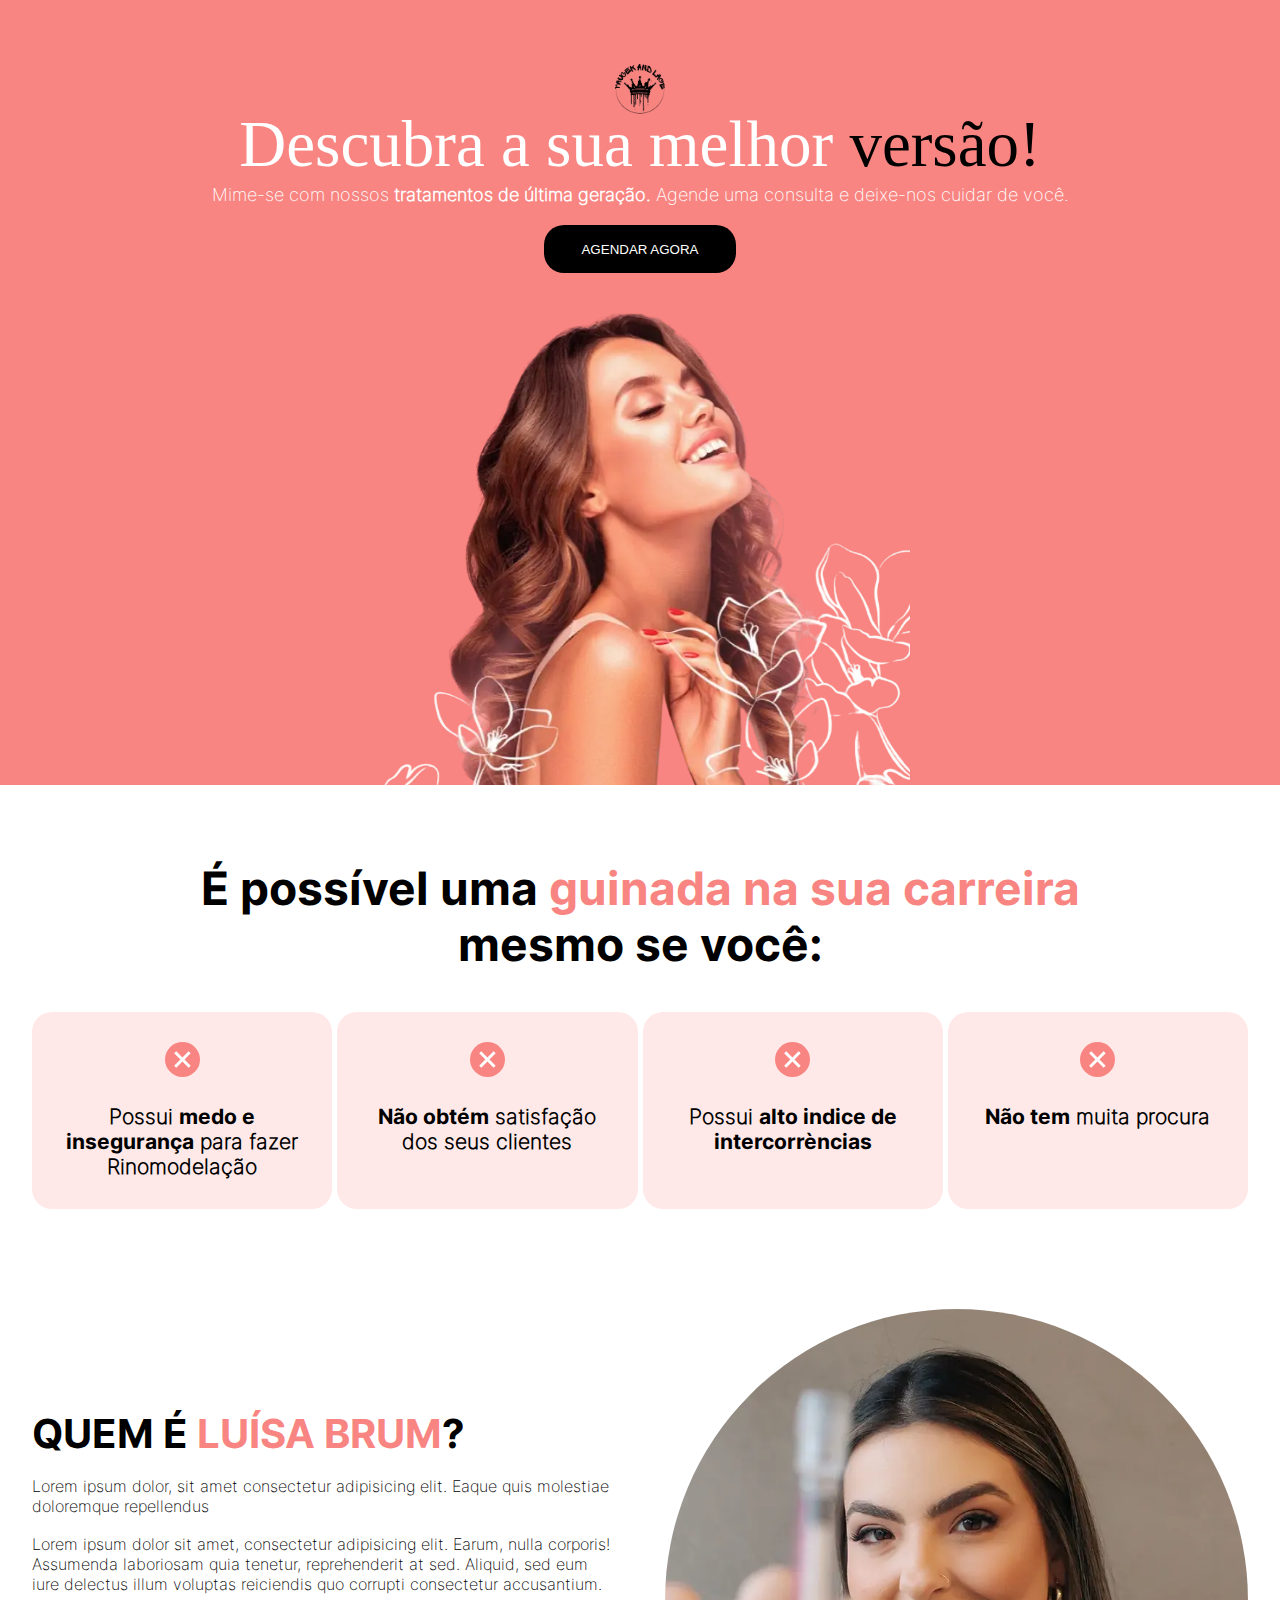
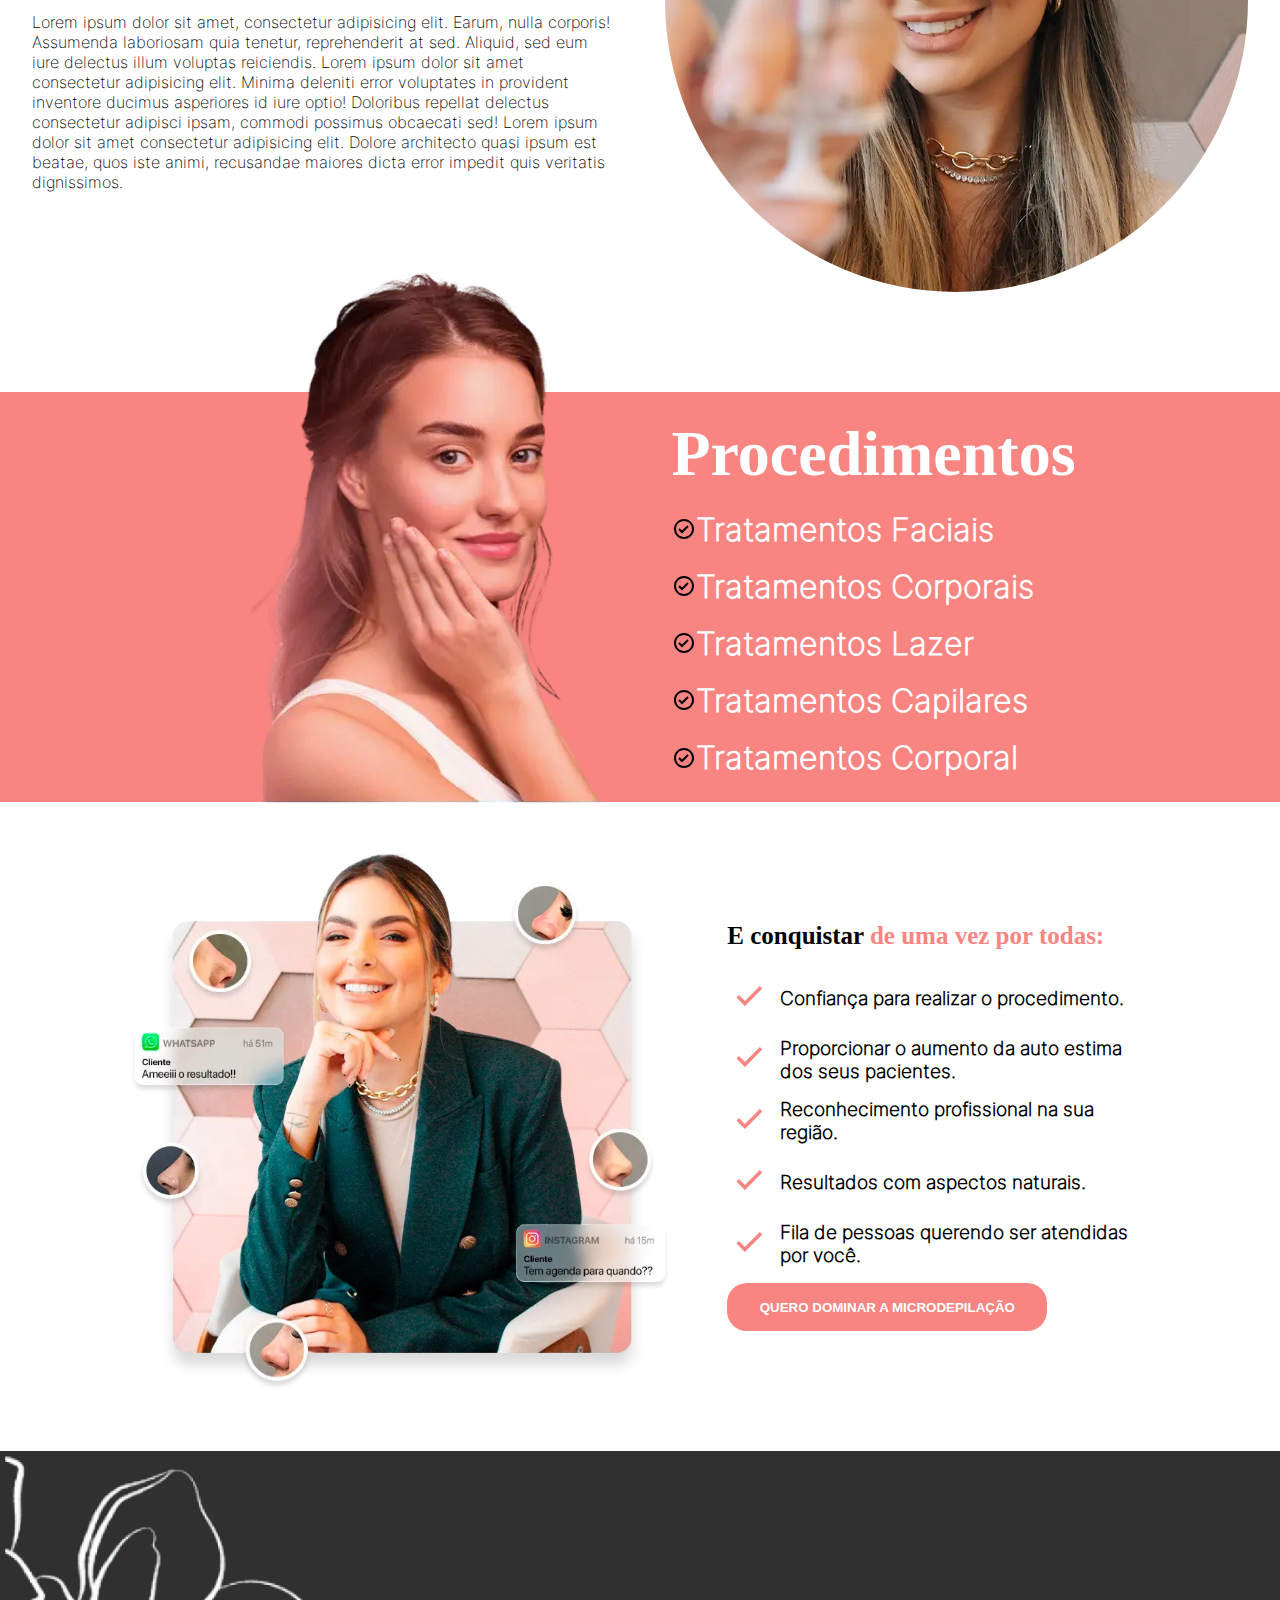
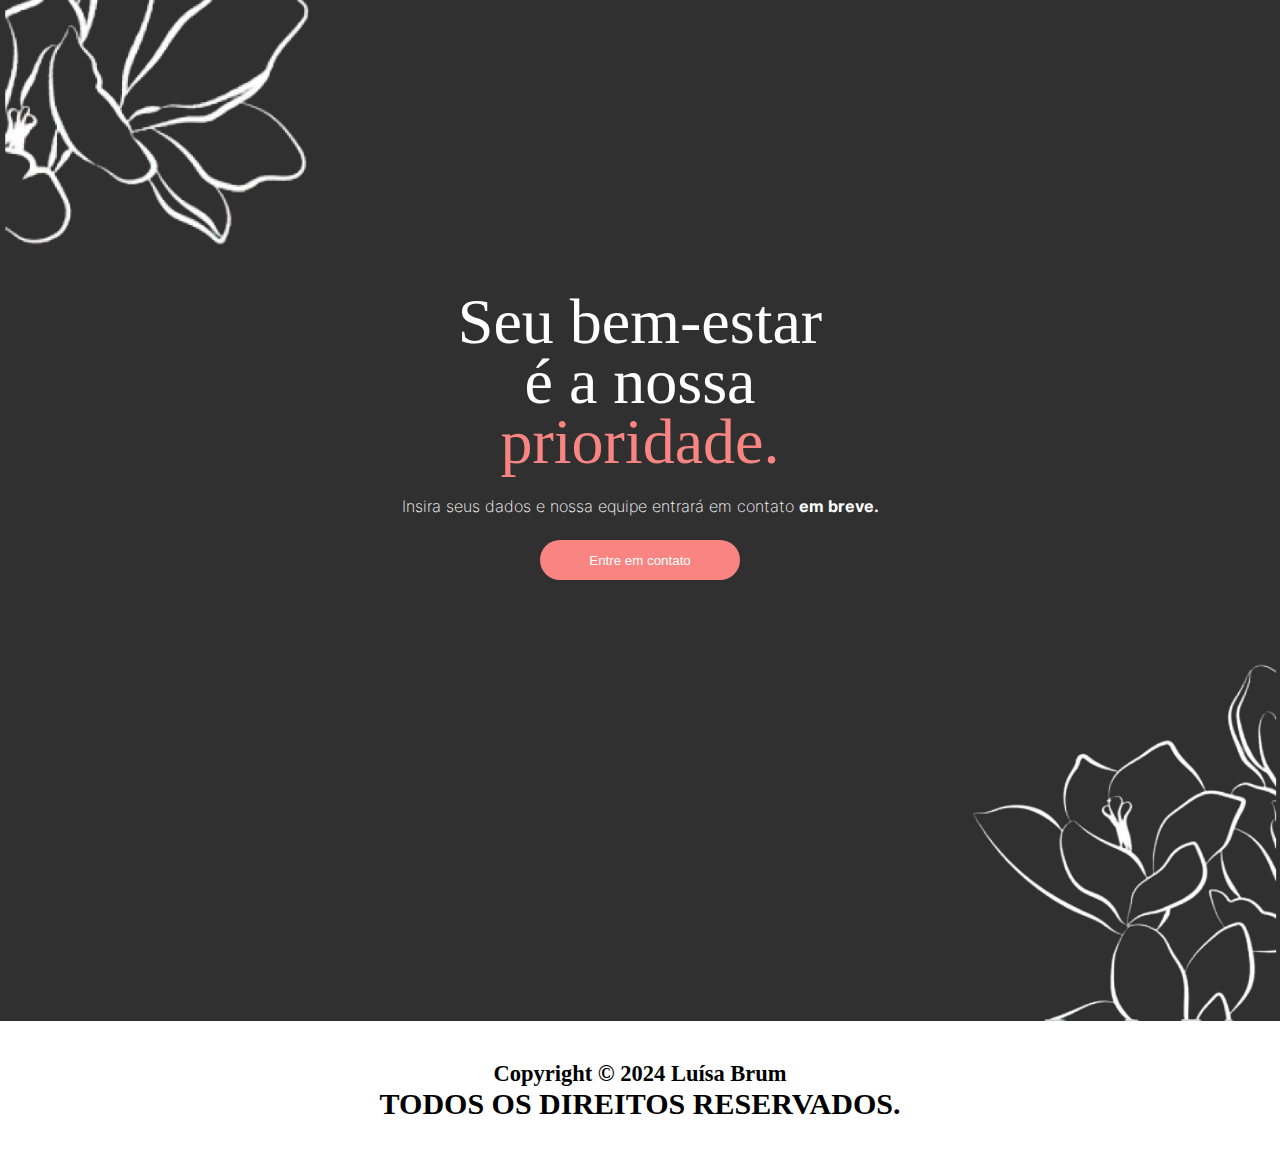
<file: index.html>
<!DOCTYPE html>
<html lang="en">

<head>
    <meta charset="UTF-8">
    <meta name="viewport" content="width=device-width, initial-scale=1.0">
    <link rel="stylesheet" href="style.css">
    <link rel="stylesheet" href="style-media.css">
    <title>Bella</title>
</head>

<body>

    <!-- --------------------------- COMEÇO SECTION 1--------------------------- -->
    <section class="main-bella">
        <div class="bella-container">
            <div class="description-bella">

                <div class="img-logo">
                    <img src="src/img/img-1.webp" alt="logo">
                </div>

                <div class="text-bella">
                    <h1>Descubra a sua melhor <span>versão!<span></h1>
                    <p>Mime-se com nossos <span>tratamentos de última geração.</span> Agende uma consulta e deixe-nos
                        cuidar
                        de você.</p>
                </div>

                <div class="btn-bella">
                    <button>AGENDAR AGORA</button>
                </div>
            </div>

            <div class="img-bella">
                <img src="src/img/img-2.webp" alt="cliente" class="img-fluid">
            </div>
        </div>
    </section>
    <!-- --------------------------- FINAL SECTION 1---------------------------- -->





    <!-- --------------------------- COMEÇO SECTION 2--------------------------- -->
    <section class="career-section">

        <div class="career-title">
            <h1>É possível uma <span>guinada na sua carreira</span> mesmo se você:</h1>
        </div>

    </section>
    <!-- --------------------------- FINAL SECTION 2---------------------------- -->





    <!-- --------------------------- COMEÇO SECTION 3--------------------------- -->
    <section class="grid-section">

        <div class="grid-container">

            <div class="grid-card">
                <div class="grid-info">
                    <h1><svg xmlns="http://www.w3.org/2000/svg" width="35" height="35" viewBox="0 0 24 24"
                            style="fill: rgba(255, 255, 255, 1) ;transform:msFilter">
                            <path
                                d="m16.192 6.344-4.243 4.242-4.242-4.242-1.414 1.414L10.535 12l-4.242 4.242 1.414 1.414 4.242-4.242 4.243 4.242 1.414-1.414L13.364 12l4.242-4.242z">
                            </path>
                        </svg></h1>
                    <h2>Possui <strong>medo e insegurança</strong> para fazer Rinomodelação</h2>
                </div>
            </div>

            <div class="grid-card">
                <div class="grid-info">
                    <h1 class="x"><svg xmlns="http://www.w3.org/2000/svg" width="35" height="35" viewBox="0 0 24 24"
                            style="fill: rgba(255, 255, 255, 1) ;transform:msFilter">
                            <path
                                d="m16.192 6.344-4.243 4.242-4.242-4.242-1.414 1.414L10.535 12l-4.242 4.242 1.414 1.414 4.242-4.242 4.243 4.242 1.414-1.414L13.364 12l4.242-4.242z">
                            </path>
                        </svg></h1>
                    <h2><strong>Não obtém</strong> satisfação dos seus clientes</h2>
                </div>
            </div>

            <div class="grid-card">
                <div class="grid-info">
                    <h1 class="x"><svg xmlns="http://www.w3.org/2000/svg" width="35" height="35" viewBox="0 0 24 24"
                            style="fill: rgba(255, 255, 255, 1) ;transform:msFilter">
                            <path
                                d="m16.192 6.344-4.243 4.242-4.242-4.242-1.414 1.414L10.535 12l-4.242 4.242 1.414 1.414 4.242-4.242 4.243 4.242 1.414-1.414L13.364 12l4.242-4.242z">
                            </path>
                        </svg></h1>
                    <h2>Possui <strong>alto indice de intercorrèncias</strong></h2>
                </div>
            </div>

            <div class="grid-card">
                <div class="grid-info">
                    <h1 class="x"><svg xmlns="http://www.w3.org/2000/svg" width="35" height="35" viewBox="0 0 24 24"
                            style="fill: rgba(255, 255, 255, 1) ;transform:msFilter">
                            <path
                                d="m16.192 6.344-4.243 4.242-4.242-4.242-1.414 1.414L10.535 12l-4.242 4.242 1.414 1.414 4.242-4.242 4.243 4.242 1.414-1.414L13.364 12l4.242-4.242z">
                            </path>
                        </svg></h1>
                    <h2><strong>Não tem</strong> muita procura</h2>

                </div>
            </div>
        </div>

    </section>
    <!-- --------------------------- FINAL SECTION 3---------------------------- -->





    <!-- --------------------------- COMEÇO SECTION 4--------------------------- -->
    <section class="biografy-section">
        <div class="biografy-article">
            <h1>QUEM É <span>LUÍSA BRUM</span>?</h1>

            <P>Lorem ipsum dolor, sit amet consectetur adipisicing elit. Eaque quis molestiae doloremque
                repellendus</P>

            <p class="q1">Lorem ipsum dolor sit amet, consectetur adipisicing elit. Earum, nulla corporis!
                Assumenda laboriosam quia tenetur, reprehenderit at sed. Aliquid, sed eum iure delectus
                illum
                voluptas reiciendis quo corrupti consectetur accusantium.</p>

            <p class="q1">Lorem ipsum dolor sit amet, consectetur adipisicing elit. Earum, nulla corporis!
                Assumenda laboriosam quia tenetur, reprehenderit at sed. Aliquid, sed eum iure delectus
                illum
                voluptas reiciendis. Lorem ipsum dolor sit amet consectetur adipisicing elit. Minima deleniti
                error voluptates in provident inventore ducimus asperiores id iure optio! Doloribus repellat
                delectus consectetur adipisci ipsam, commodi possimus obcaecati sed! Lorem ipsum dolor sit amet
                consectetur adipisicing elit. Dolore architecto quasi ipsum est beatae, quos iste animi,
                recusandae maiores dicta error impedit quis veritatis dignissimos.</p>

        </div>

        <div class="biografy-img">
            <img src="src/img/img-3.webp" alt="imagem" class="img-fluid">
        </div>
    </section>
    <!-- --------------------------- FINAL SECTION 4---------------------------- -->





    <!-- --------------------------- COMEÇO SECTION 5--------------------------- -->
    <section class="procedures-section">

        <div class="procedures-wrapper">
            <div class="procedures-img">
                <img src="src/img/img-4.webp" alt="" class="img-fluid">
            </div>

            <div class="procedures-container">

                <h1 class="procedures-title">Procedimentos</h1>

                <div class="procedures-list">
                    <div>
                        <h3><svg xmlns="http://www.w3.org/2000/svg" width="24" height="24" viewBox="0 0 24 24"
                                style="fill: rgba(0, 0, 0, 1);transform: msFilter">
                                <path
                                    d="M12 2C6.486 2 2 6.486 2 12s4.486 10 10 10 10-4.486 10-10S17.514 2 12 2zm0 18c-4.411 0-8-3.589-8-8s3.589-8 8-8 8 3.589 8 8-3.589 8-8 8z">
                                </path>
                                <path d="M9.999 13.587 7.7 11.292l-1.412 1.416 3.713 3.705 6.706-6.706-1.414-1.414z">
                                </path>
                            </svg></h3>
                        <h1>Tratamentos Faciais</h1>
                    </div>

                    <div>
                        <h3><svg xmlns="http://www.w3.org/2000/svg" width="24" height="24" viewBox="0 0 24 24"
                                style="fill: rgba(0, 0, 0, 1);transform: msFilter">
                                <path
                                    d="M12 2C6.486 2 2 6.486 2 12s4.486 10 10 10 10-4.486 10-10S17.514 2 12 2zm0 18c-4.411 0-8-3.589-8-8s3.589-8 8-8 8 3.589 8 8-3.589 8-8 8z">
                                </path>
                                <path d="M9.999 13.587 7.7 11.292l-1.412 1.416 3.713 3.705 6.706-6.706-1.414-1.414z">
                                </path>
                            </svg></h3>
                        <h1>Tratamentos Corporais</h1>
                    </div>

                    <div>
                        <h3><svg xmlns="http://www.w3.org/2000/svg" width="24" height="24" viewBox="0 0 24 24"
                                style="fill: rgba(0, 0, 0, 1);transform: msFilter">
                                <path
                                    d="M12 2C6.486 2 2 6.486 2 12s4.486 10 10 10 10-4.486 10-10S17.514 2 12 2zm0 18c-4.411 0-8-3.589-8-8s3.589-8 8-8 8 3.589 8 8-3.589 8-8 8z">
                                </path>
                                <path d="M9.999 13.587 7.7 11.292l-1.412 1.416 3.713 3.705 6.706-6.706-1.414-1.414z">
                                </path>
                            </svg></h3>
                        <h1>Tratamentos Lazer</h1>
                    </div>

                    <div>
                        <h3><svg xmlns="http://www.w3.org/2000/svg" width="24" height="24" viewBox="0 0 24 24"
                                style="fill: rgba(0, 0, 0, 1);transform: msFilter">
                                <path
                                    d="M12 2C6.486 2 2 6.486 2 12s4.486 10 10 10 10-4.486 10-10S17.514 2 12 2zm0 18c-4.411 0-8-3.589-8-8s3.589-8 8-8 8 3.589 8 8-3.589 8-8 8z">
                                </path>
                                <path d="M9.999 13.587 7.7 11.292l-1.412 1.416 3.713 3.705 6.706-6.706-1.414-1.414z">
                                </path>
                            </svg></h3>
                        <h1>Tratamentos Capilares</h1>
                    </div>

                    <div>
                        <h3><svg xmlns="http://www.w3.org/2000/svg" width="24" height="24" viewBox="0 0 24 24"
                                style="fill: rgba(0, 0, 0, 1);transform: msFilter">
                                <path
                                    d="M12 2C6.486 2 2 6.486 2 12s4.486 10 10 10 10-4.486 10-10S17.514 2 12 2zm0 18c-4.411 0-8-3.589-8-8s3.589-8 8-8 8 3.589 8 8-3.589 8-8 8z">
                                </path>
                                <path d="M9.999 13.587 7.7 11.292l-1.412 1.416 3.713 3.705 6.706-6.706-1.414-1.414z">
                                </path>
                            </svg></h3>
                        <h1>Tratamentos Corporal</h1>
                    </div>
                </div>

            </div>
        </div>
    </section>
    <!-- --------------------------- FINAL SECTION 5---------------------------- -->





    <!-- --------------------------- COMEÇO SECTION 6--------------------------- -->
    <section class="win-section">

        <div class="win-img">
            <img src="src/img/img-5.webp" alt="win" class="img-fluid">
        </div>



        <div>
            <h1 class="win-title">E conquistar <span>de uma vez por todas:</span></h1>
            <div class="win-list">
                <div class="div-s">
                    <h1 class="s"><svg xmlns="http://www.w3.org/2000/svg" width="43" height="45" viewBox="0 0 24 24"
                            style="fill: rgba(248, 133, 129);transform: msFilter">
                            <path d="m10 15.586-3.293-3.293-1.414 1.414L10 18.414l9.707-9.707-1.414-1.414z"></path>
                        </svg></h1>
                    <h3>Confiança para realizar o procedimento.</h3>
                </div>

                <div>
                    <h1 class="s"><svg xmlns="http://www.w3.org/2000/svg" width="43" height="45" viewBox="0 0 24 24"
                            style="fill: rgba(248, 133, 129);transform: msFilter">
                            <path d="m10 15.586-3.293-3.293-1.414 1.414L10 18.414l9.707-9.707-1.414-1.414z"></path>
                        </svg></h1>
                    <h3>Proporcionar o aumento da auto estima dos seus pacientes.</h3>
                </div>

                <div>
                    <h1 class="s"><svg xmlns="http://www.w3.org/2000/svg" width="43" height="45" viewBox="0 0 24 24"
                            style="fill: rgba(248, 133, 129);transform: msFilter">
                            <path d="m10 15.586-3.293-3.293-1.414 1.414L10 18.414l9.707-9.707-1.414-1.414z"></path>
                        </svg></h1>
                    <h3>Reconhecimento profissional na sua região.</h3>
                </div>
                <div>
                    <h1 class="s"><svg xmlns="http://www.w3.org/2000/svg" width="43" height="45" viewBox="0 0 24 24"
                            style="fill: rgba(248, 133, 129);transform: msFilter">
                            <path d="m10 15.586-3.293-3.293-1.414 1.414L10 18.414l9.707-9.707-1.414-1.414z"></path>
                        </svg></h1>
                    <h3>Resultados com aspectos naturais.</h3>
                </div>

                <div>
                    <h1 class="s"><svg xmlns="http://www.w3.org/2000/svg" width="43" height="45" viewBox="0 0 24 24"
                            style="fill: rgba(248, 133, 129);transform: msFilter">
                            <path d="m10 15.586-3.293-3.293-1.414 1.414L10 18.414l9.707-9.707-1.414-1.414z"></path>
                        </svg></h1>
                    <h3>Fila de pessoas querendo ser atendidas por você.</h3>
                </div>

                <button class="win-btn">QUERO DOMINAR A MICRODEPILAÇÃO</button>
            </div>
    </section>
    <!-- --------------------------- FINAL SECTION 6---------------------------- -->






    <!-- --------------------------- COMEÇO SECTION 7--------------------------- -->
    <section class="contacts-section">
        <div class="contacts-flower-one">
            <img src="src/img/img-6.webp" alt="flor">
        </div>


        <div class="contacts-container">
            <h1>Seu bem-estar <br>é a nossa <br><span>prioridade.</span></h1>
            <p>Insira seus dados e nossa equipe entrará em contato <strong>em breve.</strong></p>
            <button>Entre em contato</button>
        </div>



        <div class="contacts-flower-two">
            <img src="src/img/img-7.webp" alt="flor 2">
        </div>
    </section>
    <!-- --------------------------- FINAL SECTION 7---------------------------- -->




    
    <footer>
        <h2>Copyright © 2024 Luísa Brum</h2>
        <h1>TODOS OS DIREITOS RESERVADOS.</h1>
    </footer>

</body>

</html>
</file>
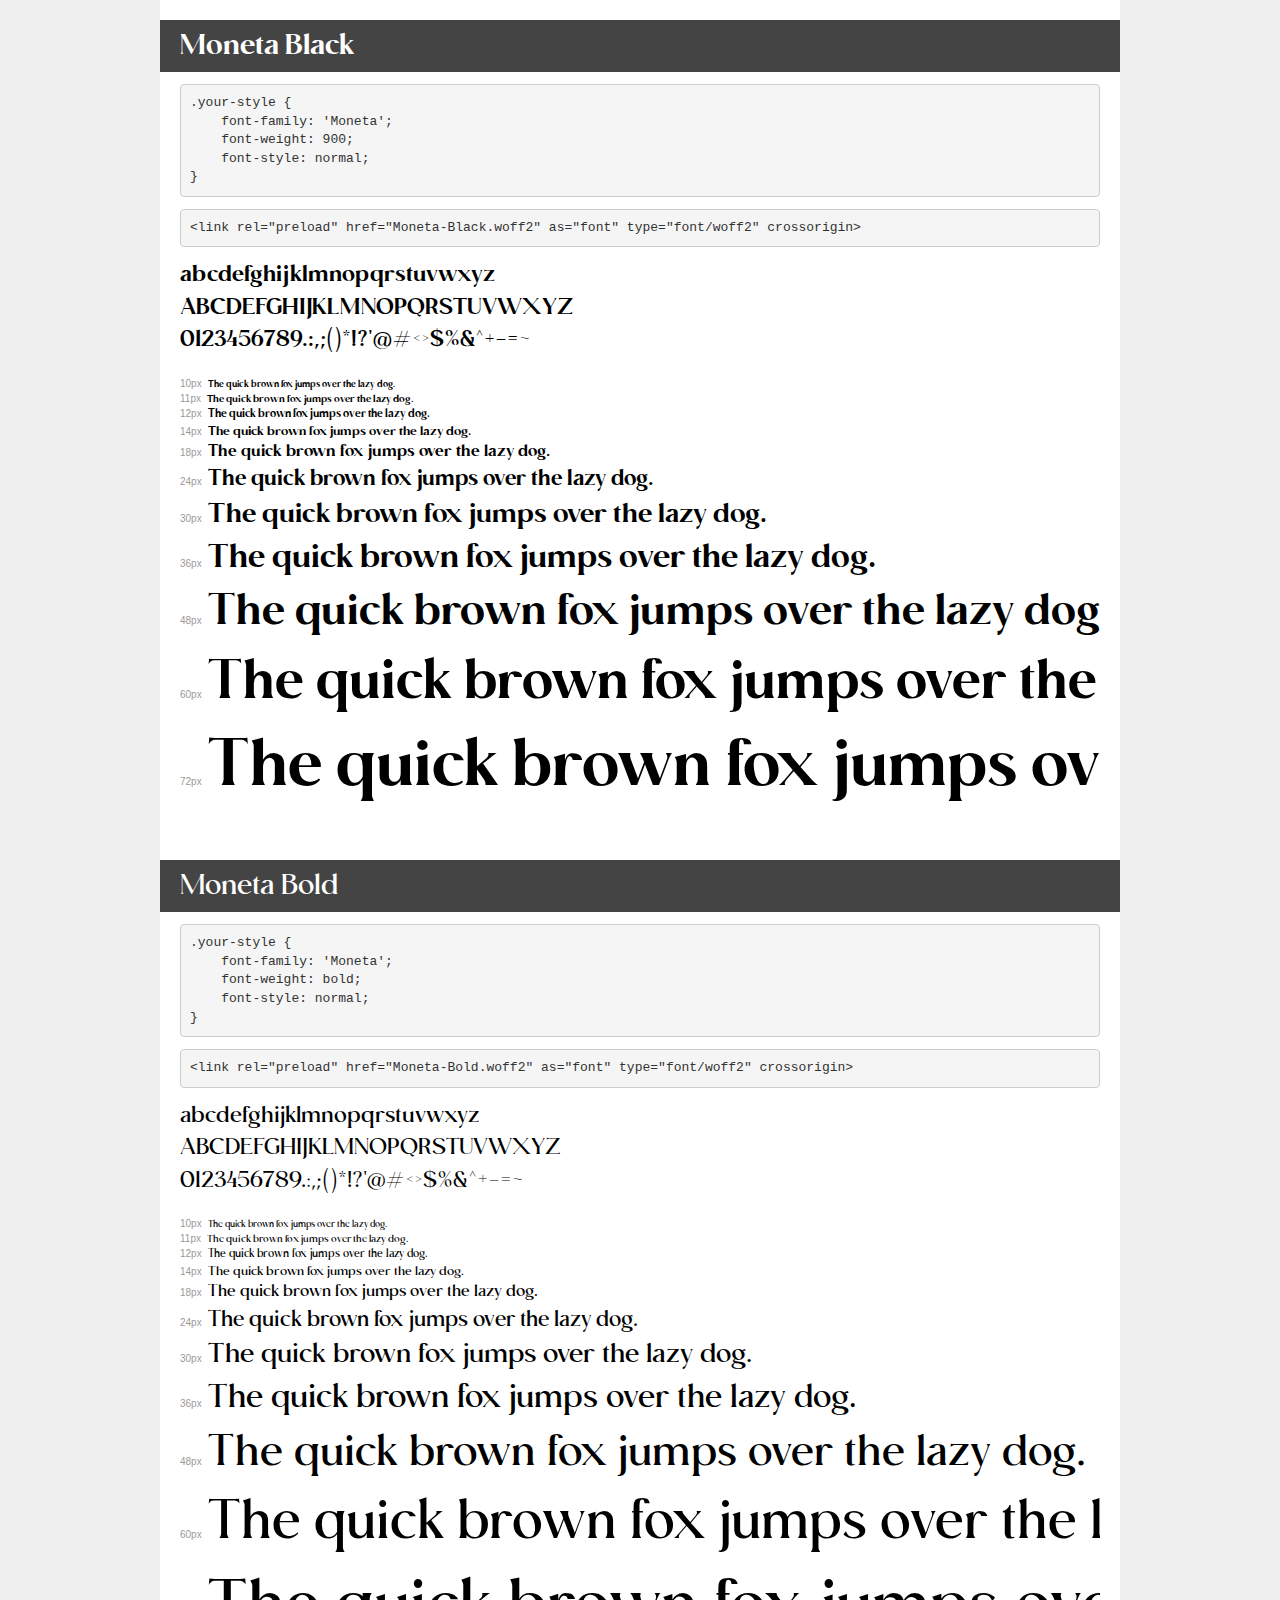
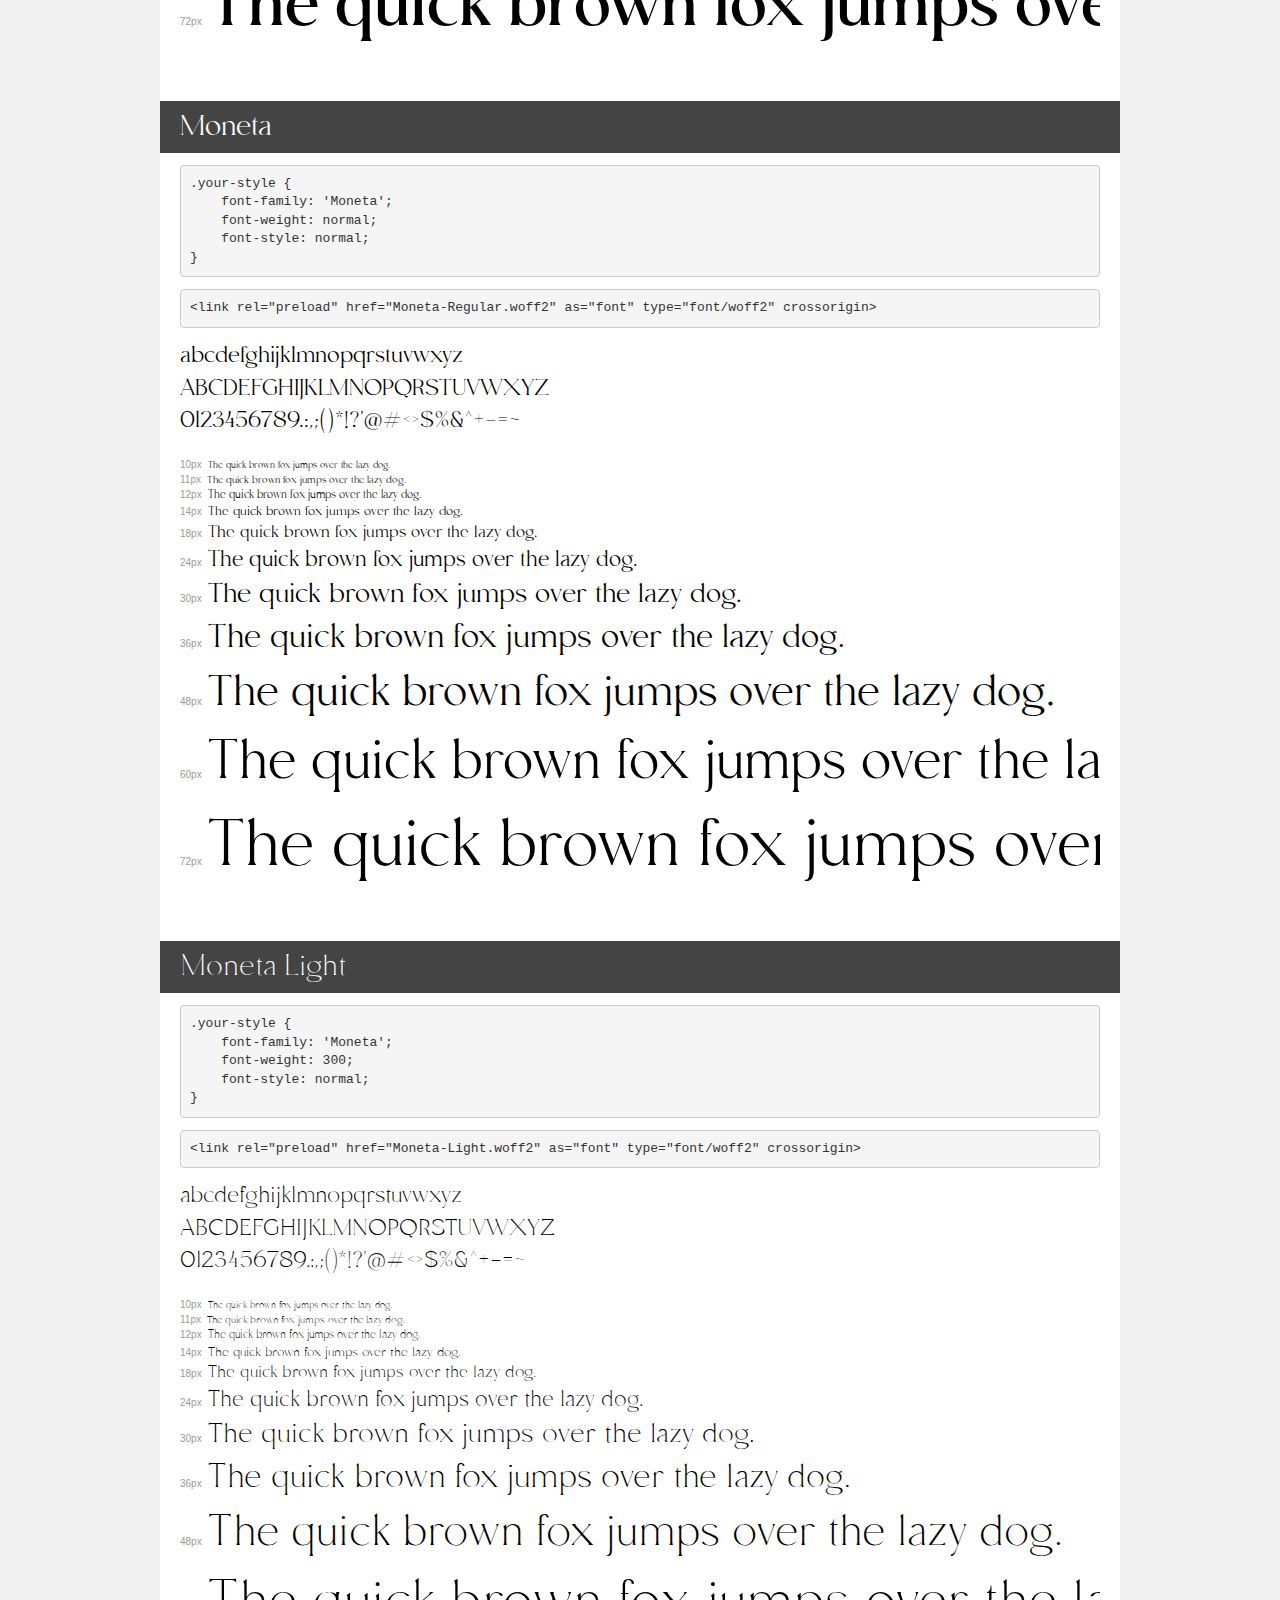
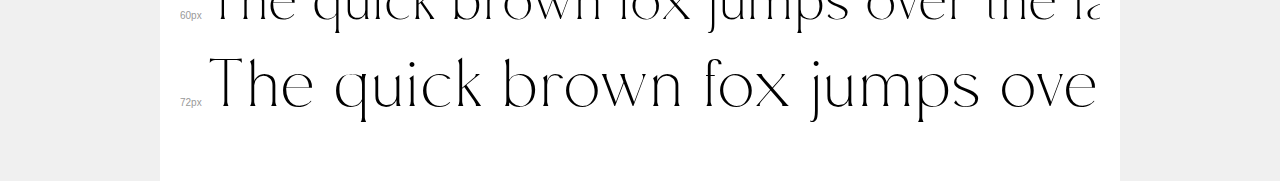
<file: public/font/demo.html>
<!DOCTYPE html>
<html lang="en">
<head>
    <meta charset="utf-8">
    <meta http-equiv="X-UA-Compatible" content="IE=edge">
    <meta name="viewport" content="width=device-width, initial-scale=1">
    <meta name="robots" content="noindex, noarchive">
    <meta name="format-detection" content="telephone=no">
    <title>Transfonter demo</title>
    <link href="stylesheet.css" rel="stylesheet">
    <style>
        /*
        http://meyerweb.com/eric/tools/css/reset/
        v2.0 | 20110126
        License: none (public domain)
        */
        html, body, div, span, applet, object, iframe,
        h1, h2, h3, h4, h5, h6, p, blockquote, pre,
        a, abbr, acronym, address, big, cite, code,
        del, dfn, em, img, ins, kbd, q, s, samp,
        small, strike, strong, sub, sup, tt, var,
        b, u, i, center,
        dl, dt, dd, ol, ul, li,
        fieldset, form, label, legend,
        table, caption, tbody, tfoot, thead, tr, th, td,
        article, aside, canvas, details, embed,
        figure, figcaption, footer, header, hgroup,
        menu, nav, output, ruby, section, summary,
        time, mark, audio, video {
            margin: 0;
            padding: 0;
            border: 0;
            font-size: 100%;
            font: inherit;
            vertical-align: baseline;
        }
        /* HTML5 display-role reset for older browsers */
        article, aside, details, figcaption, figure,
        footer, header, hgroup, menu, nav, section {
            display: block;
        }
        body {
            line-height: 1;
        }
        ol, ul {
            list-style: none;
        }
        blockquote, q {
            quotes: none;
        }
        blockquote:before, blockquote:after,
        q:before, q:after {
            content: '';
            content: none;
        }
        table {
            border-collapse: collapse;
            border-spacing: 0;
        }
        /* demo styles */
        body {
            background: #f0f0f0;
            color: #000;
        }
        .page {
            background: #fff;
            width: 920px;
            margin: 0 auto;
            padding: 20px 20px 0 20px;
            overflow: hidden;
        }
        .font-container {
            overflow-x: auto;
            overflow-y: hidden;
            margin-bottom: 40px;
            line-height: 1.3;
            white-space: nowrap;
            padding-bottom: 5px;
        }
        h1 {
            position: relative;
            background: #444;
            font-size: 32px;
            color: #fff;
            padding: 10px 20px;
            margin: 0 -20px 12px -20px;
        }
        .letters {
            font-size: 25px;
            margin-bottom: 20px;
        }
        .s10:before {
            content: '10px';
        }
        .s11:before {
            content: '11px';
        }
        .s12:before {
            content: '12px';
        }
        .s14:before {
            content: '14px';
        }
        .s18:before {
            content: '18px';
        }
        .s24:before {
            content: '24px';
        }
        .s30:before {
            content: '30px';
        }
        .s36:before {
            content: '36px';
        }
        .s48:before {
            content: '48px';
        }
        .s60:before {
            content: '60px';
        }
        .s72:before {
            content: '72px';
        }
        .s10:before, .s11:before, .s12:before, .s14:before,
        .s18:before, .s24:before, .s30:before, .s36:before,
        .s48:before, .s60:before, .s72:before {
            font-family: Arial, sans-serif;
            font-size: 10px;
            font-weight: normal;
            font-style: normal;
            color: #999;
            padding-right: 6px;
        }
        pre {
            display: block;
            padding: 9px;
            margin: 0 0 12px;
            font-family: Monaco, Menlo, Consolas, "Courier New", monospace;
            font-size: 13px;
            line-height: 1.428571429;
            color: #333;
            font-weight: normal;
            font-style: normal;
            background-color: #f5f5f5;
            border: 1px solid #ccc;
            overflow-x: auto;
            border-radius: 4px;
        }
        /* responsive */
        @media (max-width: 959px) {
            .page {
                width: auto;
                margin: 0;
            }
        }
    </style>
</head>
<body>
<div class="page">
    <div class="demo">
        <h1 style="font-family: 'Moneta'; font-weight: 900; font-style: normal;">Moneta Black</h1>
        <pre title="Usage">.your-style {
    font-family: 'Moneta';
    font-weight: 900;
    font-style: normal;
}</pre>
        <pre title="Preload (optional)">
&lt;link rel=&quot;preload&quot; href=&quot;Moneta-Black.woff2&quot; as=&quot;font&quot; type=&quot;font/woff2&quot; crossorigin&gt;</pre>
        <div class="font-container" style="font-family: 'Moneta'; font-weight: 900; font-style: normal;">
            <p class="letters">
                abcdefghijklmnopqrstuvwxyz<br>
ABCDEFGHIJKLMNOPQRSTUVWXYZ<br>
                0123456789.:,;()*!?'@#&lt;&gt;$%&^+-=~
            </p>
            <p class="s10" style="font-size: 10px;">The quick brown fox jumps over the lazy dog.</p>
            <p class="s11" style="font-size: 11px;">The quick brown fox jumps over the lazy dog.</p>
            <p class="s12" style="font-size: 12px;">The quick brown fox jumps over the lazy dog.</p>
            <p class="s14" style="font-size: 14px;">The quick brown fox jumps over the lazy dog.</p>
            <p class="s18" style="font-size: 18px;">The quick brown fox jumps over the lazy dog.</p>
            <p class="s24" style="font-size: 24px;">The quick brown fox jumps over the lazy dog.</p>
            <p class="s30" style="font-size: 30px;">The quick brown fox jumps over the lazy dog.</p>
            <p class="s36" style="font-size: 36px;">The quick brown fox jumps over the lazy dog.</p>
            <p class="s48" style="font-size: 48px;">The quick brown fox jumps over the lazy dog.</p>
            <p class="s60" style="font-size: 60px;">The quick brown fox jumps over the lazy dog.</p>
            <p class="s72" style="font-size: 72px;">The quick brown fox jumps over the lazy dog.</p>
        </div>
    </div>

    <div class="demo">
        <h1 style="font-family: 'Moneta'; font-weight: bold; font-style: normal;">Moneta Bold</h1>
        <pre title="Usage">.your-style {
    font-family: 'Moneta';
    font-weight: bold;
    font-style: normal;
}</pre>
        <pre title="Preload (optional)">
&lt;link rel=&quot;preload&quot; href=&quot;Moneta-Bold.woff2&quot; as=&quot;font&quot; type=&quot;font/woff2&quot; crossorigin&gt;</pre>
        <div class="font-container" style="font-family: 'Moneta'; font-weight: bold; font-style: normal;">
            <p class="letters">
                abcdefghijklmnopqrstuvwxyz<br>
ABCDEFGHIJKLMNOPQRSTUVWXYZ<br>
                0123456789.:,;()*!?'@#&lt;&gt;$%&^+-=~
            </p>
            <p class="s10" style="font-size: 10px;">The quick brown fox jumps over the lazy dog.</p>
            <p class="s11" style="font-size: 11px;">The quick brown fox jumps over the lazy dog.</p>
            <p class="s12" style="font-size: 12px;">The quick brown fox jumps over the lazy dog.</p>
            <p class="s14" style="font-size: 14px;">The quick brown fox jumps over the lazy dog.</p>
            <p class="s18" style="font-size: 18px;">The quick brown fox jumps over the lazy dog.</p>
            <p class="s24" style="font-size: 24px;">The quick brown fox jumps over the lazy dog.</p>
            <p class="s30" style="font-size: 30px;">The quick brown fox jumps over the lazy dog.</p>
            <p class="s36" style="font-size: 36px;">The quick brown fox jumps over the lazy dog.</p>
            <p class="s48" style="font-size: 48px;">The quick brown fox jumps over the lazy dog.</p>
            <p class="s60" style="font-size: 60px;">The quick brown fox jumps over the lazy dog.</p>
            <p class="s72" style="font-size: 72px;">The quick brown fox jumps over the lazy dog.</p>
        </div>
    </div>

    <div class="demo">
        <h1 style="font-family: 'Moneta'; font-weight: normal; font-style: normal;">Moneta</h1>
        <pre title="Usage">.your-style {
    font-family: 'Moneta';
    font-weight: normal;
    font-style: normal;
}</pre>
        <pre title="Preload (optional)">
&lt;link rel=&quot;preload&quot; href=&quot;Moneta-Regular.woff2&quot; as=&quot;font&quot; type=&quot;font/woff2&quot; crossorigin&gt;</pre>
        <div class="font-container" style="font-family: 'Moneta'; font-weight: normal; font-style: normal;">
            <p class="letters">
                abcdefghijklmnopqrstuvwxyz<br>
ABCDEFGHIJKLMNOPQRSTUVWXYZ<br>
                0123456789.:,;()*!?'@#&lt;&gt;$%&^+-=~
            </p>
            <p class="s10" style="font-size: 10px;">The quick brown fox jumps over the lazy dog.</p>
            <p class="s11" style="font-size: 11px;">The quick brown fox jumps over the lazy dog.</p>
            <p class="s12" style="font-size: 12px;">The quick brown fox jumps over the lazy dog.</p>
            <p class="s14" style="font-size: 14px;">The quick brown fox jumps over the lazy dog.</p>
            <p class="s18" style="font-size: 18px;">The quick brown fox jumps over the lazy dog.</p>
            <p class="s24" style="font-size: 24px;">The quick brown fox jumps over the lazy dog.</p>
            <p class="s30" style="font-size: 30px;">The quick brown fox jumps over the lazy dog.</p>
            <p class="s36" style="font-size: 36px;">The quick brown fox jumps over the lazy dog.</p>
            <p class="s48" style="font-size: 48px;">The quick brown fox jumps over the lazy dog.</p>
            <p class="s60" style="font-size: 60px;">The quick brown fox jumps over the lazy dog.</p>
            <p class="s72" style="font-size: 72px;">The quick brown fox jumps over the lazy dog.</p>
        </div>
    </div>

    <div class="demo">
        <h1 style="font-family: 'Moneta'; font-weight: 300; font-style: normal;">Moneta Light</h1>
        <pre title="Usage">.your-style {
    font-family: 'Moneta';
    font-weight: 300;
    font-style: normal;
}</pre>
        <pre title="Preload (optional)">
&lt;link rel=&quot;preload&quot; href=&quot;Moneta-Light.woff2&quot; as=&quot;font&quot; type=&quot;font/woff2&quot; crossorigin&gt;</pre>
        <div class="font-container" style="font-family: 'Moneta'; font-weight: 300; font-style: normal;">
            <p class="letters">
                abcdefghijklmnopqrstuvwxyz<br>
ABCDEFGHIJKLMNOPQRSTUVWXYZ<br>
                0123456789.:,;()*!?'@#&lt;&gt;$%&^+-=~
            </p>
            <p class="s10" style="font-size: 10px;">The quick brown fox jumps over the lazy dog.</p>
            <p class="s11" style="font-size: 11px;">The quick brown fox jumps over the lazy dog.</p>
            <p class="s12" style="font-size: 12px;">The quick brown fox jumps over the lazy dog.</p>
            <p class="s14" style="font-size: 14px;">The quick brown fox jumps over the lazy dog.</p>
            <p class="s18" style="font-size: 18px;">The quick brown fox jumps over the lazy dog.</p>
            <p class="s24" style="font-size: 24px;">The quick brown fox jumps over the lazy dog.</p>
            <p class="s30" style="font-size: 30px;">The quick brown fox jumps over the lazy dog.</p>
            <p class="s36" style="font-size: 36px;">The quick brown fox jumps over the lazy dog.</p>
            <p class="s48" style="font-size: 48px;">The quick brown fox jumps over the lazy dog.</p>
            <p class="s60" style="font-size: 60px;">The quick brown fox jumps over the lazy dog.</p>
            <p class="s72" style="font-size: 72px;">The quick brown fox jumps over the lazy dog.</p>
        </div>
    </div>

</div>
</body>
</html>
</file>
<file: style.css>
@font-face {
    font-family: "Moneta-Light";
    src: url("/font/Moneta-Regular.ttf") format("ttf")
}

@font-face {
    font-family: "Inter-ExtraLight";
    src: url("public/Inter/static/Inter-ExtraLight.ttf");
}

@font-face {
    font-family: "Inter-Bold";
    src: url("public/Inter/static/Inter-Bold.ttf");
}


* {
    padding: 0;
    margin: 0;
    box-sizing: border-box;
}

body {
    overflow-x: hidden;
    font-family: 'Inter-ExtraLight';
}

.img-fluid {
    max-width: 100%;
    height: auto;
}

.img-logo img {
    width: 50px;
    height: 50px;
    right: 1%;
    bottom: 1%;
    border-radius: 50%;
}

/* MAIN ------------------------------------------------------------------------------------ */

.main-bella {
    height: 80dvh;
    width: 100%;
    background-color: #f88581;
}

.bella-container {
    width: min(1536px, 95%);
    align-items: center;
    display: flex;
    color: white;
    margin: 0 auto;
    height: 100%;
}

.description-bella {
    flex: 1;
    justify-content: center;
    align-items: center;
}

.text-bella h1 {
    font-family: Moneta-Light;
    font-weight: lighter;
    font-size: 60px;
    line-height: 60px;
    color: #ffffff;
}

.text-bella p {
    color: #ffffff;
    padding-top: 10px;
    font-size: 24px;
}

.text-bella h1 span {
    color: #000000;
}

.text-bella p span {
    color: #ffffff;
    font-weight: bolder;
}

.btn-bella {
    padding-top: 20px;
}

.btn-bella button {
    width: 12rem;
    height: 2rem;
    cursor: pointer;
    border-radius: 20px;
    border: none;
    color: white;
    background-color: black;
}

.img-bella {
    flex: 1;
    display: flex;
    align-items: end;
    justify-content: center;
    width: 100%; /* ou qualquer valor desejado para o comprimento dinâmico */
    height: 100%;/* mantém a proporção da altura */
    object-fit: cover; /* garante que a imagem não distorça */
  }


/* SECTION Career=Carreira ---------------------------------------------- */

.career-section {
    margin: 0 auto;
    width: 80%;
    margin-top: 75px;
}

.career-title {
    font-weight: 200;
    text-align: center;
    display: flex;
    justify-content: center;
}

.career-title h1 {
    font-family: Inter-Bold;
    font-size: clamp(35px, 6vw, 46px);
}

.career-title h1 span {
    color: #f88581;
}

/* SECTION Grid=Grade ---------------------------------------------- */

.grid-section {
    display: flex;
    margin-top: 40px;
}

.grid-container {
    gap: 5px;
    display: grid;
    width: min(1536px, 95%);
    margin: 0 auto;
    grid-template-columns: repeat(auto-fit, minmax(120px, 1fr));
}

.grid-card {

    background-color: #ffe9e8;
    border-radius: 20px;
    cursor: pointer;
}

.grid-card:hover {
    box-shadow: 0 0 45px 0 rgba(111, 86, 86, .18);
    transition: 0.7s;
}

.grid-info {
    padding: 10%;
    display: flex;
    align-items: center;
    justify-content: center;
    flex-direction: column;
    text-align: center;
}

.grid-info h1 {
    display: flex;
    align-items: center;
    justify-content: center;
    border-radius: 30px;
    color: white;
    background-color: rgb(248, 133, 129);
}

.grid-info h2 {
    margin-top: 3vh;
    font-size: 21px;
}


.grid-info h2 strong {
    font-family: Inter-Bold;
}



/* SECTION Biografy=Biografia ---------------------------------------------- */

.biografy-section {
    padding: 100px 0;
    gap: 50px;
    display: flex; 
    align-items: center;
    justify-content: center;
    position: relative;
    width: min(1536px, 95%);
    margin: 0 auto;
}

.biografy-section::before {
    content: " ";
    z-index: -1;
    height: 80%;
    width: 80%;
    position: absolute;
}

.biografy-article {
   flex: 1;
   width: 100%;
}

.biografy-article h1 {
    font-family: Inter-Bold;
    font-size: 40px;
}

.biografy-article h1 span {
    color: #f88581;
}

.biografy-article p {
    padding-top: 18px;
}

.biografy-img{
    border-radius: 100%;
    aspect-ratio: 1/1;
    overflow: hidden;
    flex: 1;
}


/* SECTION Procedimentos=Procedures ---------------------------------------------- */

.procedures-section {
    gap: 30px;
    width: 100%;
    color: white;
    background-color: rgb(248, 133, 129);
}


.procedures-wrapper{
    display: flex;
    justify-content: center;
    width: min(1536px, 95%);
    margin: 0 auto;
}

.procedures-img {
    margin-top: -10%;
}

.procedures-img img {
    margin-bottom: -2px;
    vertical-align: middle;
    display: inline-block;
    object-fit: cover;
}

.procedures-container {
    display: flex;
    align-items: start;
    justify-content: center;
    flex-direction: column;
}

.procedures-title {
    font-size: clamp(35px, 5vw, 65px);
    color: white;
    font-family: Moneta-Light;
}


.procedures-list {
    display: flex;
    align-items: start;
    justify-content: center;
    flex-direction: column;
}

.procedures-list div {
    padding-top: 5%;
    display: flex;
    align-items: center;
    justify-content: center;
}

.procedures-list div h3 {
    width: 25px;
    height: 25px;
    display: flex;
    align-items: center;
    justify-content: center;
}

/* SECTION Win=Conquistas ---------------------------------------------- */

.win-section {
    width: min(1024px, 95%);
    margin: 0 auto;
    gap: 50px;
    display: flex;
    align-items: center;
    max-width: 100%;
    min-width: 0;
    padding: 50px 0px;
}

.win-container {
    display: flex;
    align-items: start;
    justify-content: center;
    padding-top: 3rem;
    flex-direction: column;
}

.win-title {
    font-size: 48px;
    padding: 0 0 3% 0;
    font-family: Monet-Light;
}

.win-title span {
    color: #f88581;
}

.win-list div {
    margin-top: 2%;
    border-radius: 20px;
    font-size: 16px;
    display: flex;
    align-items: center;
    background-color: #ffffff;
}

.win-list div h3 {
    padding-left: 10px;
}

.win-btn {
    height: 3rem;
    width: 20rem;
    margin-top: 3%;
    font-weight: bold;
    border: 0;
    border-radius: 20px;
    cursor: pointer;
    color: white;
    background-color: #f88581;
}

.win-btn:hover {
    color: #f88581;
    border: #f88581 solid 1px;
    background-color: #f0f8ff;
    transition: 0.5s;
}

/* SECTION Contacts=Contatos ---------------------------------------------- */

.contacts-section {
    height: 130vh;
    width: 100%;
    text-align: center;
    display: flex;
    align-items: center;
    justify-content: center;
    background-color: #313031;
    position: relative;
}

.contacts-flower-one img {
    width: 35vh;
    top: 0;
    left: 0;
    position: absolute;
}

.contacts-flower-two img {
    width: 35vh;
    bottom: 0;
    right: 0;
    position: absolute;
}

.contacts-container h1 {
    color: #ffffff;
    font-family: Moneta-Light;
    font-size: 64px;
    font-weight: lighter;
    line-height: 60px;
}

.contacts-containter h1,
span {
    color: #f88581;
}

.contacts-container p {
    padding: 5% 0 5% 0;
    color: #ffffff;
}

.contacts-container p strong {
    font-family: Inter-Bold;
}

.contacts-container button {
    width: 200px;
    height: 40px;
    background-color: #f88581;
    color: white;
    border-radius: 20px;
    border: 0;
    cursor: pointer;
}

/* FOOTER -----------------------------------------*/

footer {
    font-family: Moneta-Light;
    font-size: 15px;
    padding: 40px 0;
    display: flex;
    justify-content: center;
    text-align: center;
    flex-direction: column;
}
</file>
<file: style-media.css>
@media screen and (max-width: 800px) {

    

    /* Main ------------------- */


    .main-bella {
        display: flex;
        width: 100%;
        padding-top: 4rem;
        height: 100%;
    }

    .img-logo{
        display: flex;
        justify-content: center;
    }

    .bella-container{
        display: flex;
        flex-direction: column;
        height: 100%;
    }

    .description-bella {
        width: 100%;
        justify-content: center;
        align-items: center;
    }

    .text-bella {
        text-align: center;
    }

    .text-bella h1 {
        font-size: 65px;
        width: 100%;
    }

    .text-bella p {
        font-size: 18px;
        width: 100%;
    }

    .img-bella{
        display: flex;
        padding-top: 2rem;
    }

    .img-bella img{
        height: 20rem;
    }

    .btn-bella {
        width: 100%;
    }

    .btn-bella {
        display: flex;
        justify-content: center;
        align-items: center;
    }

    .btn-bella button {
        height: 3rem;
    }



    /* Career ------------------------------------- */

    .career-section {
        width: 100%;
    }

    .career-title {
        padding: 4% 0 0 0;
        width: 100%;
        display: flex;
        align-items: center;
        justify-content: center;
    }

    .career-title h1 {
        width: 90%;
        font-size: 28px;

    }

    /* Grid ------------------------------------------ */

    .grid-section {
        display: flex;
        justify-content: center;
        align-items: center;
    }

    .grid-container{
        gap: 5px;
        display: grid;
        grid-template-columns: 1fr 1fr;
    }

    .grid-info h2{
        font-size: 16px;
        margin-top: 1rem;
    }


    /* Biografy ------------------------------------------ */

    .biografy-section {
        height: 100%;
        width: 95%;
        padding: 0 0 10% 0;
        flex-direction: column;
        margin: 0 auto;

    }

    .biografy-article {
        margin: 25% 5% 0 5%;
        width: 100%;
        text-align: center;
        background-color: aliceblue;
        padding: 20px;
    }

    

    .biografy-article h1 {
        padding: 10% 0 10% 0;
        height: 100%;
        font-size: clamp(25px, 6vw, 50px);
    }

    .biografy-article p{
        display: flex;
        text-align: start;
    }



    .biografy-img {
        border-radius: 1rem;
        aspect-ratio: 0;
        width: 90%;
    }

    /* Procedures ------------------------------------------ */


    .procedures-section {
        position: relative;
    }

    .procedures-wrapper{
        align-items: center;
        flex-direction: column-reverse;
    }

    .procedures-container {
    margin-top: 30px;
    }

    .procedures-list{
        padding-top: 20px;
    }

    .procedures-title{
        font-size: 44px;
    }

    
    

    .procedures-img {
        padding-top: 25px;
        margin: 0 auto;
    }

    .procedures-img img {
        bottom: 0;
    }

    /* Win ------------------------------------------ */

    .win-section {
        margin-top: 20px;
        width: 95%;
        padding: 0;
        flex-direction: column-reverse;
        position: relative;
    }

    .win-container {
        width: 95%;
        gap: none;
        margin-right: 13%;
        display: flex;
        align-items: center;
        padding-left: 11%;
        justify-content: center;
    }

    .win-container h1{
        font-size: clamp(35px, 5vw, 50px);
    }

    .win-title {
        width: 100%;
        font-size: 28px;
        text-align: center;
        padding-bottom: 10%;
    }


    .win-list div {
        height: 3rem;
        width: 100%;
        font-size: 14px;
        padding-top: 4rem;
    }

    .win-list button{
        display: flex;
        justify-content: center;
        align-items: center;
        margin-top: 40px;
        width: 90%;
    }

    .win-btn {
        width: 100%;
        margin: 0 auto;
    }

    

    .win-img img {
        border-radius: 1rem;
        height: 25rem;
        width: 24rem;
    }

    /* Contacts ------------------------------------------ */

    .contacts-section {
        height: 50vh;
        max-width: 100%;
    }

    
    
    /* SECTION Contacts=Contatos ---------------------------------------------- */
    .contacts-flower-one img{
        display: none;
    }
    
    .contacts-flower-two img {
        display: none;
    }

    .contacts-container h1{
        line-height: 45px;
        font-size: 3rem;
    }

    .contacts-container p{
        margin: 20px 0px;
        padding: 0px 13px;
    }

    footer h2{
        font-size: 18px;
        padding-bottom: 5px;
    }

    footer h1{
        font-size: 19px;
    }
}














@media (min-width: 801px) and (max-width: 1300px){

        .main-bella {
            display: flex;
            width: 100%;
            padding-top: 4rem;
            height: 100%;
        }
    
        .img-logo{
            display: flex;
            justify-content: center;
        }
    
        .bella-container{
            display: flex;
            flex-direction: column;
            height: 100%;
        }
    
        .description-bella {
            width: 100%;
            justify-content: center;
            align-items: center;
        }
    
        .text-bella {
            text-align: center;
        }
    
        .text-bella h1 {
            font-size: 65px;
            width: 100%;
        }
    
        .text-bella p {
            font-size: 18px;
            width: 100%;
        }
    
        .img-bella{
            display: flex;
            padding-top: 2rem;
        }
    
        .img-bella img{
            height: 30rem;
        }
    
        .btn-bella {
            width: 100%;
        }
    
        .btn-bella {
            display: flex;
            justify-content: center;
            align-items: center;
        }
    
        .btn-bella button {
            height: 3rem;
        }

        .win-title{
            font-size: 25px;
        }
    }
</file>
<file: public/font/stylesheet.css>
@font-face {
    font-family: 'Moneta';
    src: url('Moneta-Black.eot');
    src: local('Moneta Black'), local('Moneta-Black'),
        url('Moneta-Black.eot?#iefix') format('embedded-opentype'),
        url('Moneta-Black.woff2') format('woff2'),
        url('Moneta-Black.woff') format('woff'),
        url('Moneta-Black.ttf') format('truetype');
    font-weight: 900;
    font-style: normal;
    font-display: swap;
}

@font-face {
    font-family: 'Moneta';
    src: url('Moneta-Bold.eot');
    src: local('Moneta Bold'), local('Moneta-Bold'),
        url('Moneta-Bold.eot?#iefix') format('embedded-opentype'),
        url('Moneta-Bold.woff2') format('woff2'),
        url('Moneta-Bold.woff') format('woff'),
        url('Moneta-Bold.ttf') format('truetype');
    font-weight: bold;
    font-style: normal;
    font-display: swap;
}

@font-face {
    font-family: 'Moneta';
    src: url('Moneta-Regular.eot');
    src: local('Moneta'), local('Moneta-Regular'),
        url('Moneta-Regular.eot?#iefix') format('embedded-opentype'),
        url('Moneta-Regular.woff2') format('woff2'),
        url('Moneta-Regular.woff') format('woff'),
        url('Moneta-Regular.ttf') format('truetype');
    font-weight: normal;
    font-style: normal;
    font-display: swap;
}

@font-face {
    font-family: 'Moneta';
    src: url('Moneta-Light.eot');
    src: local('Moneta Light'), local('Moneta-Light'),
        url('Moneta-Light.eot?#iefix') format('embedded-opentype'),
        url('Moneta-Light.woff2') format('woff2'),
        url('Moneta-Light.woff') format('woff'),
        url('Moneta-Light.ttf') format('truetype');
    font-weight: 300;
    font-style: normal;
    font-display: swap;
}
</file>
